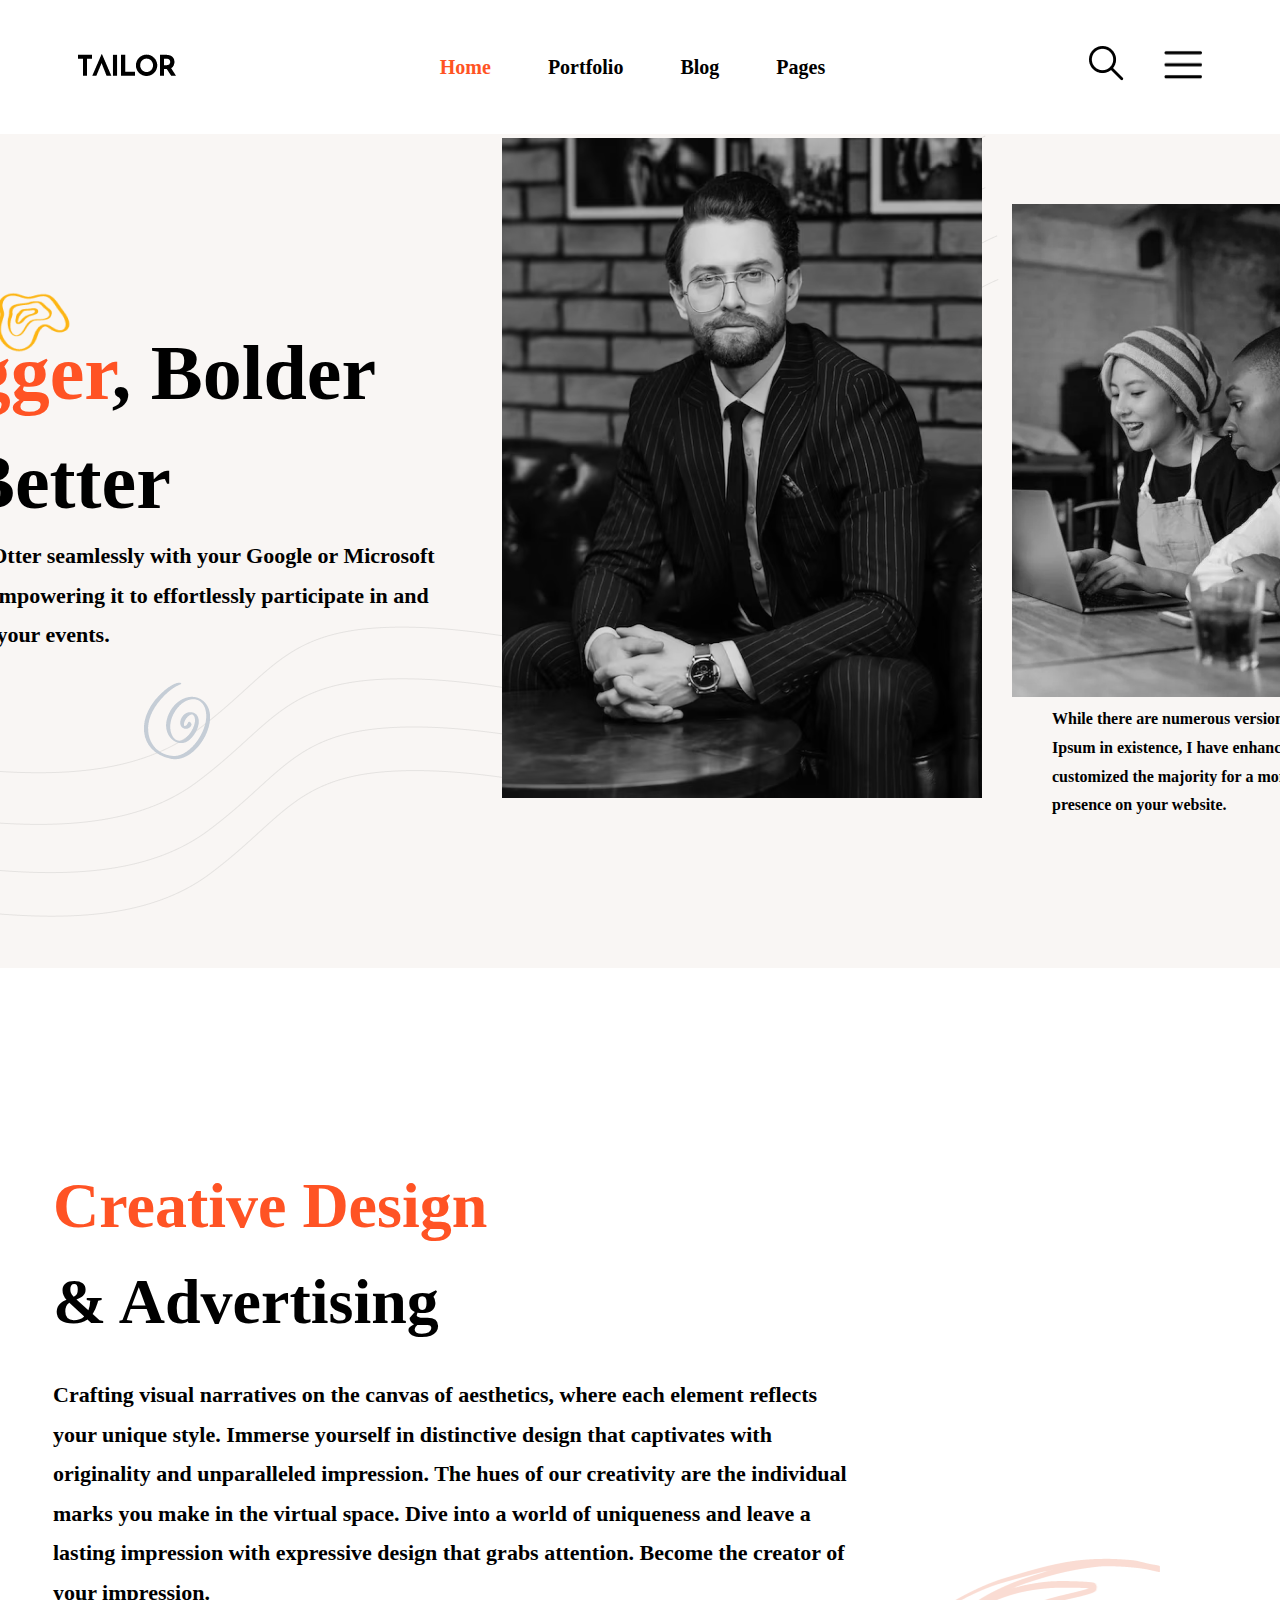
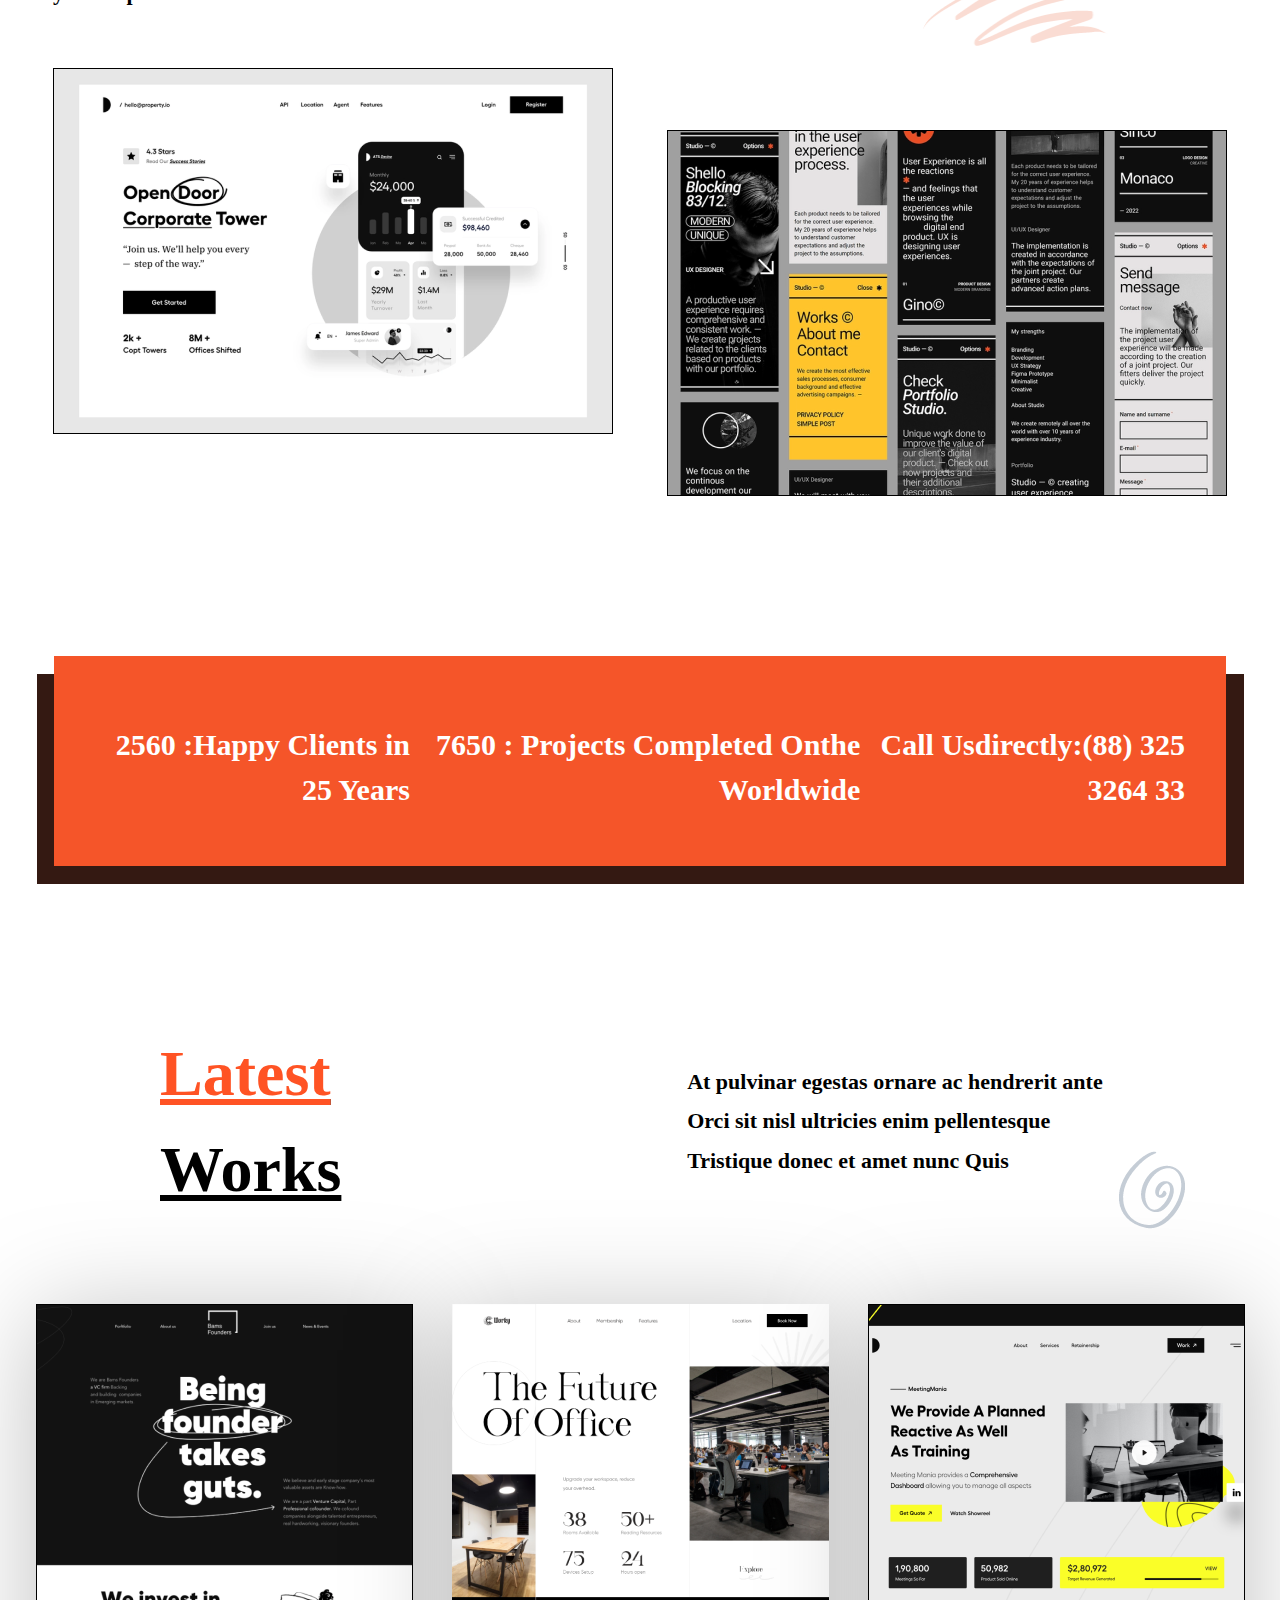
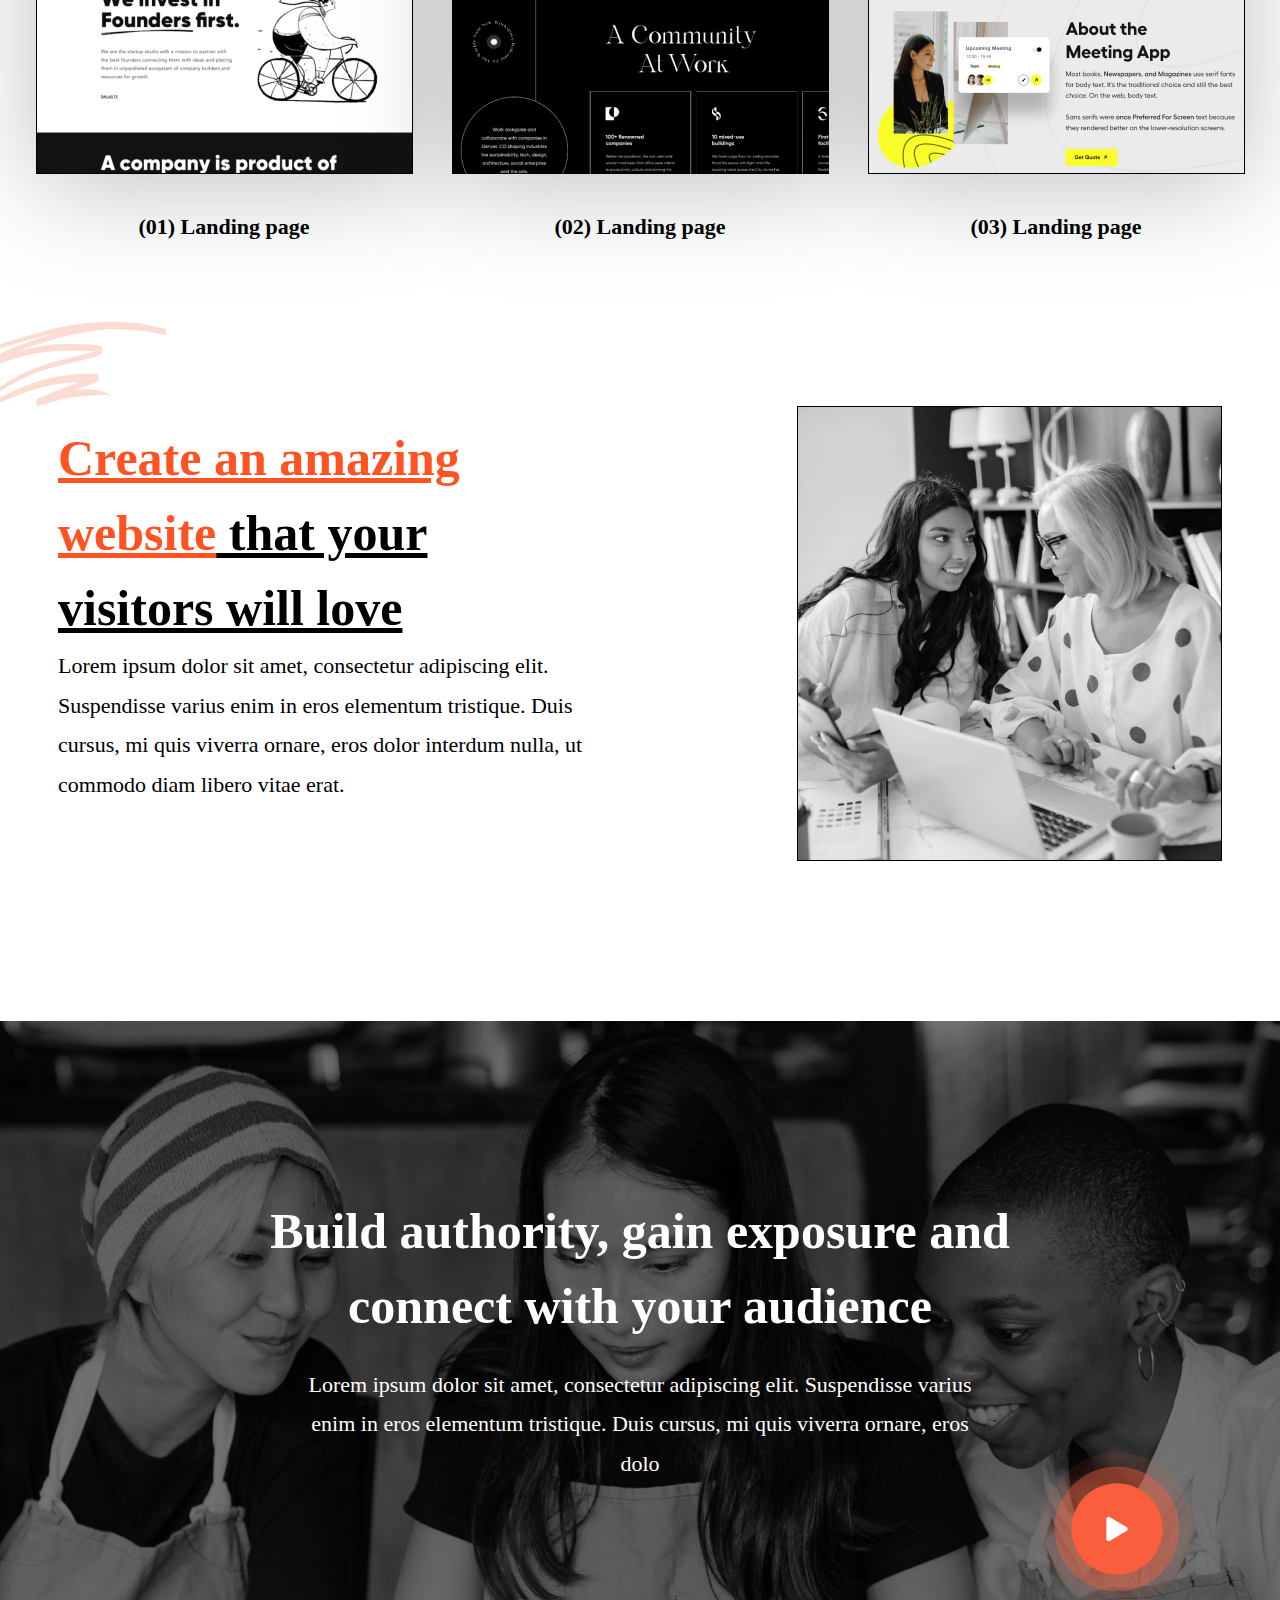
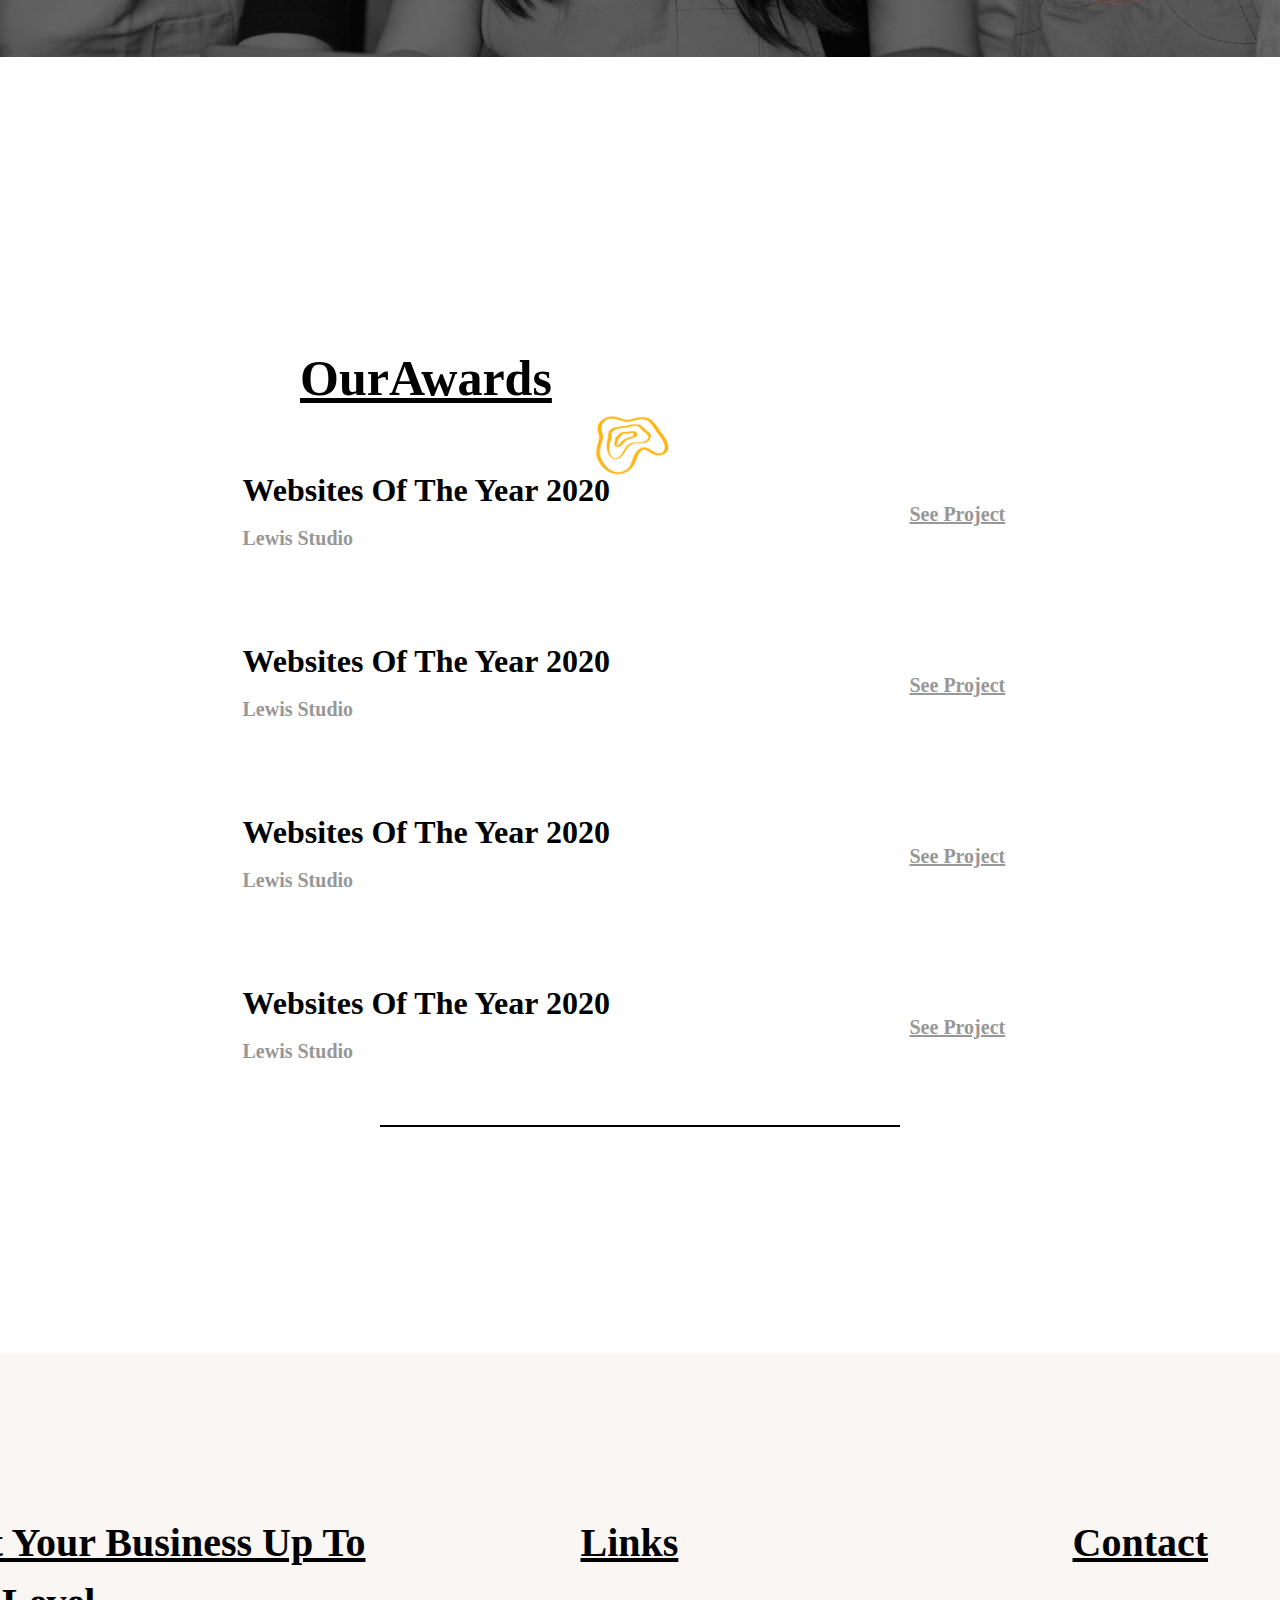
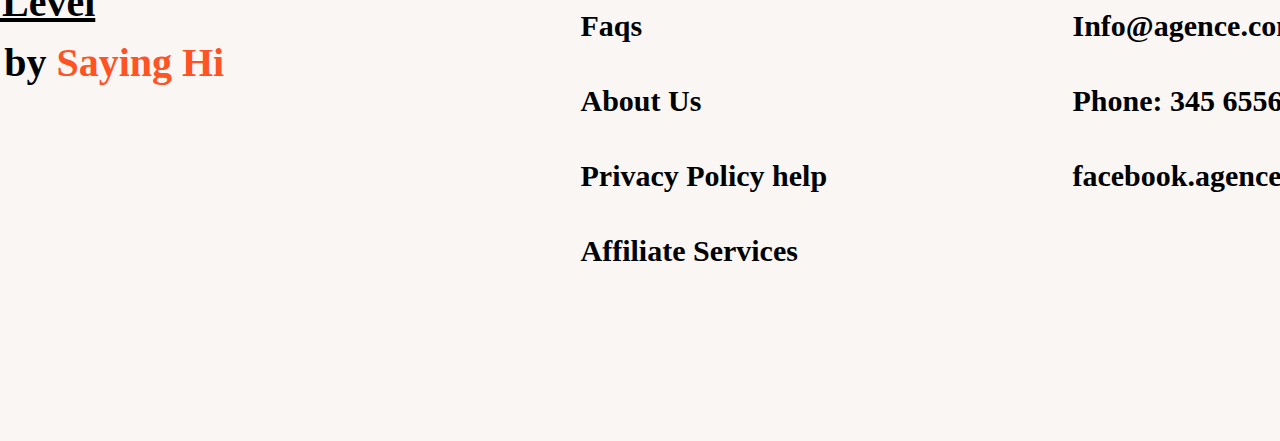
<file: index.html>
<!DOCTYPE html>
<html lang="en">
<head>
    <meta charset="UTF-8">
    <meta name="viewport" content="width=device-width, initial-scale=1.0">
    <title>Tailor</title>
    <link rel="stylesheet" href="css/style.css">
    <link rel="icon" href="img/favicon.png" type="image/x-icon">
    <meta name="description" content="Unique portfolio of a web designer showcasing creative and effective projects. Learn more about my work.">
</head>
<body>
    <div id="myModal" class="modal">
        <div class="modal-content">
          <span class="close" id="closeModalBtn">&times;</span>
          <h2>Modal Form</h2>
          <form id="myForm">
            <div class="form-mod">
                <label for="name">Name:</label>
                <input type="text" id="name" name="name" required>                
            </div>
            <div class="form-mod">
                <label for="email">Email:</label>
                <input type="email" id="email" name="email" required>                
            </div>
            <a href="" class="btn-sub">Submit</a>
          </form>
        </div>
    </div>
    <button id="scrollToTopBtn">Up</button>
    <header>
        <nav>
            <a href="index.html"><img src="img/logo.png" alt="logo" height="22"></a>
            <ul>
                <li class="li-item"><a href="#">Home</a></li>
                <li class="li-item"><a href="portfolio/index.html">Portfolio</a></li>
                <li class="li-item"><a href="blog/index.html">Blog</a></li>
                <li class="li-item"><a href="#" id="openModalBtn">Pages</a></li>
            </ul>
            <div class="nav">
                <a href="#"><img src="img/serc.png" alt="serc" height="35"></a>
                <a href="#"><img src="img/burger.png" alt="burger" height="38"></a>
            </div>
        </nav>
    </header>
    <div class="main">
        <div class="main-wrap">
            <div class="main-block">
                <hr class="hr-main">
                <h1 class="main-title"><span class="orange">Bigger</span>, Bolder <br> &Better</h1>
                <p class="main-text">Integrate Otter seamlessly with your Google or 
                    Microsoft calendar, empowering it to effortlessly participate in 
                    and document your events.</p>
            </div>
            <div class="main-block-img">
                <img src="img/man.png" alt="man">
                <div class="block-img">
                    <img src="img/people.png" alt="people">
                    <p  class="block-text">While there are numerous versions of Lorem Ipsum
                         in existence, I have enhanced and customized the majority for a 
                         more impactful presence on your website.</p>
                </div>
            </div>
        </div>
    </div>
    <div class="advertising">
        <div class="adver-wrap">
            <div class="adver-block">
                <h1 class="adver-title"><span class="orange">Creative Design</span><br> & Advertising</h1>
                <p class="adver-text">Crafting visual narratives on the canvas of 
                    aesthetics, where each element reflects your unique style. 
                    Immerse yourself in distinctive design that captivates with 
                    originality and unparalleled impression. The hues of our creativity
                    are the individual marks you make in the virtual space. Dive into 
                    a world of uniqueness and leave a lasting impression with 
                    expressive design that grabs attention. Become the creator of 
                    your impression.</p>
            </div>
            <div class="adver-block-img">
                <img src="img/lines.png" alt="lines" class="lines">
                <img src="img/post1.png" alt="post" height="366">
                <img src="img/post2.png" alt="post" class="img-down">
            </div>
        </div>
    </div>
    <div class="reviews">
        <div class="reviews-block">
            <p>2560 :Happy Clients in 25 Years</p>
            <p>7650 : Projects Completed Onthe Worldwide </p>
            <p>Call Usdirectly:(88) 325 3264 33</p>
        </div>
        <div class="shadow"></div>
    </div>
    <div class="latest-works">
        <div class="title-block">
            <h1 class="adver-title under"><span class="orange under">Latest</span> Works</h1>
            <p class="adver-text work-text">At pulvinar egestas ornare ac hendrerit ante Orci 
                sit nisl ultricies enim pellentesque Tristique donec et amet nunc Quis
                <img src="img/circle.png" alt="circle"> 
            </p>
        </div>
        <div class="wrap-pages">
            <div class="block-page">
                <img src="img/page1.png" alt="page">
                <p>(01) Landing page</p>
            </div>
            <div class="block-page">
                <img src="img/page2.png" alt="page">
                <p>(02) Landing page</p>
            </div>
            <div class="block-page">
                <img src="img/page3.png" alt="page">
                <p>(03) Landing page</p>
            </div>
        </div>
    </div>
    <div class="our-mission">
        <div class="block-miss">
            <img src="img/lines.png" alt="lines">
            <h1 class="miss-title under"><span class="orange under">Create an amazing website</span> that your visitors will love</h1>
            <p class="miss-text">Lorem ipsum dolor sit amet, consectetur adipiscing elit. 
                Suspendisse varius enim in eros elementum tristique. Duis cursus, mi quis viverra ornare, 
                eros dolor interdum nulla, ut commodo diam libero vitae erat.</p>
        </div>
        <img src="img/people2.png" alt="people">
    </div>
    <div class="our-strategy">
        <img src="img/icon.png" alt="icon">
        <h1>Build authority, gain exposure and connect with your audience</h1>
        <p>Lorem ipsum dolor sit amet, consectetur adipiscing elit. Suspendisse varius enim in eros elementum tristique. 
            Duis cursus, mi quis viverra ornare, eros dolo</p>
    </div>
    <div class="our-awards">
        <h1 class="title-awards under">OurAwards</h1>
        <div class="wrap-award">
            <img src="img/yellow.png" alt="yellow">
            <div class="block-award">
                <div class="award">
                    <h3>Websites Of The Year 2020</h3>
                    <p>Lewis Studio</p>
                </div>
                <a href="#">See Project</a>
            </div>
            <div class="block-award">
                <div class="award">
                    <h3>Websites Of The Year 2020</h3>
                    <p>Lewis Studio</p>
                </div>
                <a href="#">See Project</a>
            </div>
            <div class="block-award">
                <div class="award">
                    <h3>Websites Of The Year 2020</h3>
                    <p>Lewis Studio</p>
                </div>
                <a href="#">See Project</a>
            </div>
            <div class="block-award">
                <div class="award">
                    <h3>Websites Of The Year 2020</h3>
                    <p>Lewis Studio</p>
                </div>
                <a href="#">See Project</a>
            </div>
        </div>
        <hr>
    </div>
	<footer>
		<div class="footer">
			<div class="footer-block">
                <h3 class="footer-title">Boost Your Business Up To High Level</h3>
                <p class="footer-text">Start by <span class="orange">Saying Hi</span></p>
			</div>
            <div class="service-footer">
				<h3 class="title-footer under">Links</h3>
                <p><a href="#" class="footer-list">Faqs</a></p>
                <p><a href="#" class="footer-list">About Us</a></p>
				<p><a href="#" class="footer-list">Privacy Policy help</a></p>
				<p><a href="#" class="footer-list">Affiliate Services</a></p>
			</div>
            <div class="service-footer">
				<h3 class="title-footer under">Contact</h3>
                <p><a href="#" class="footer-list">Info@agence.com</a></p>
                <p><a href="#" class="footer-list">Phone: 345 655685</a></p>
				<p><a href="#" class="footer-list">facebook.agence</a></p>
			</div>
        </div>
	</footer>
    <script src="script/script.js"></script>
</body>
</html>
</file>
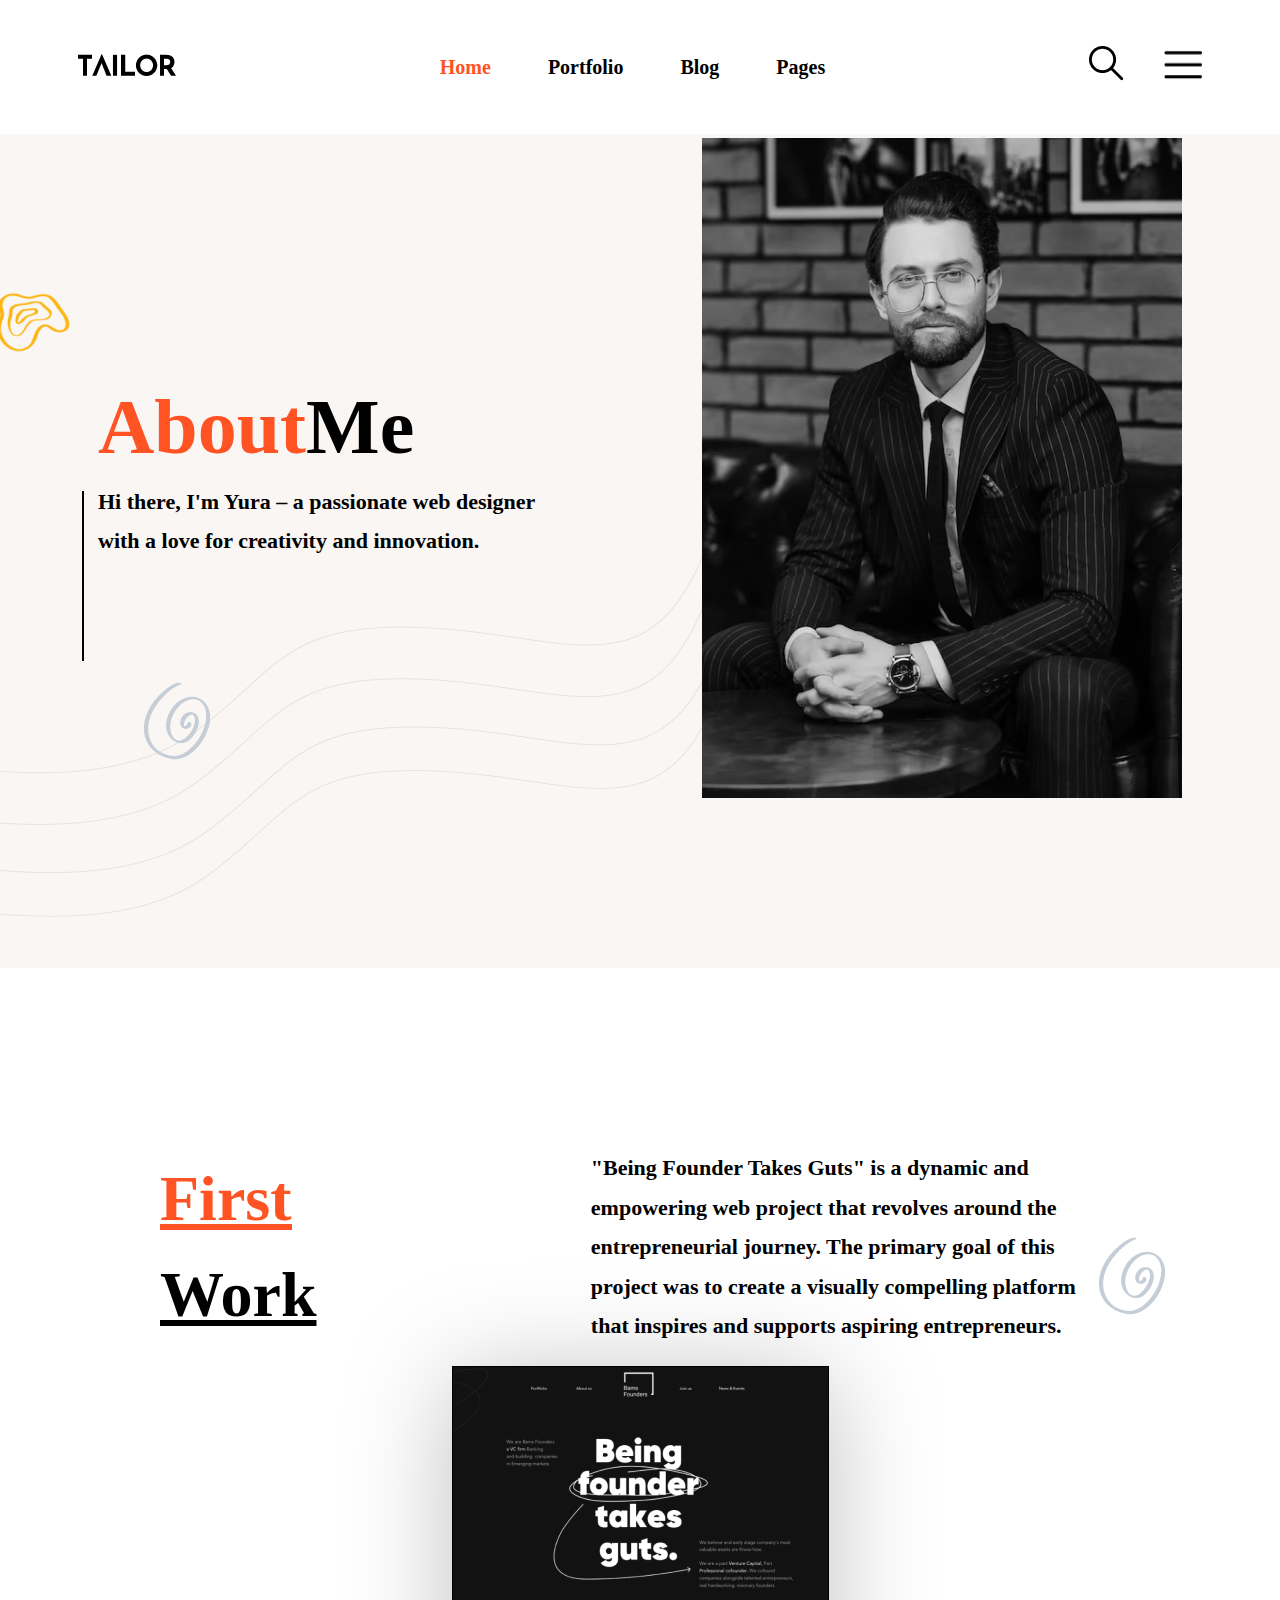
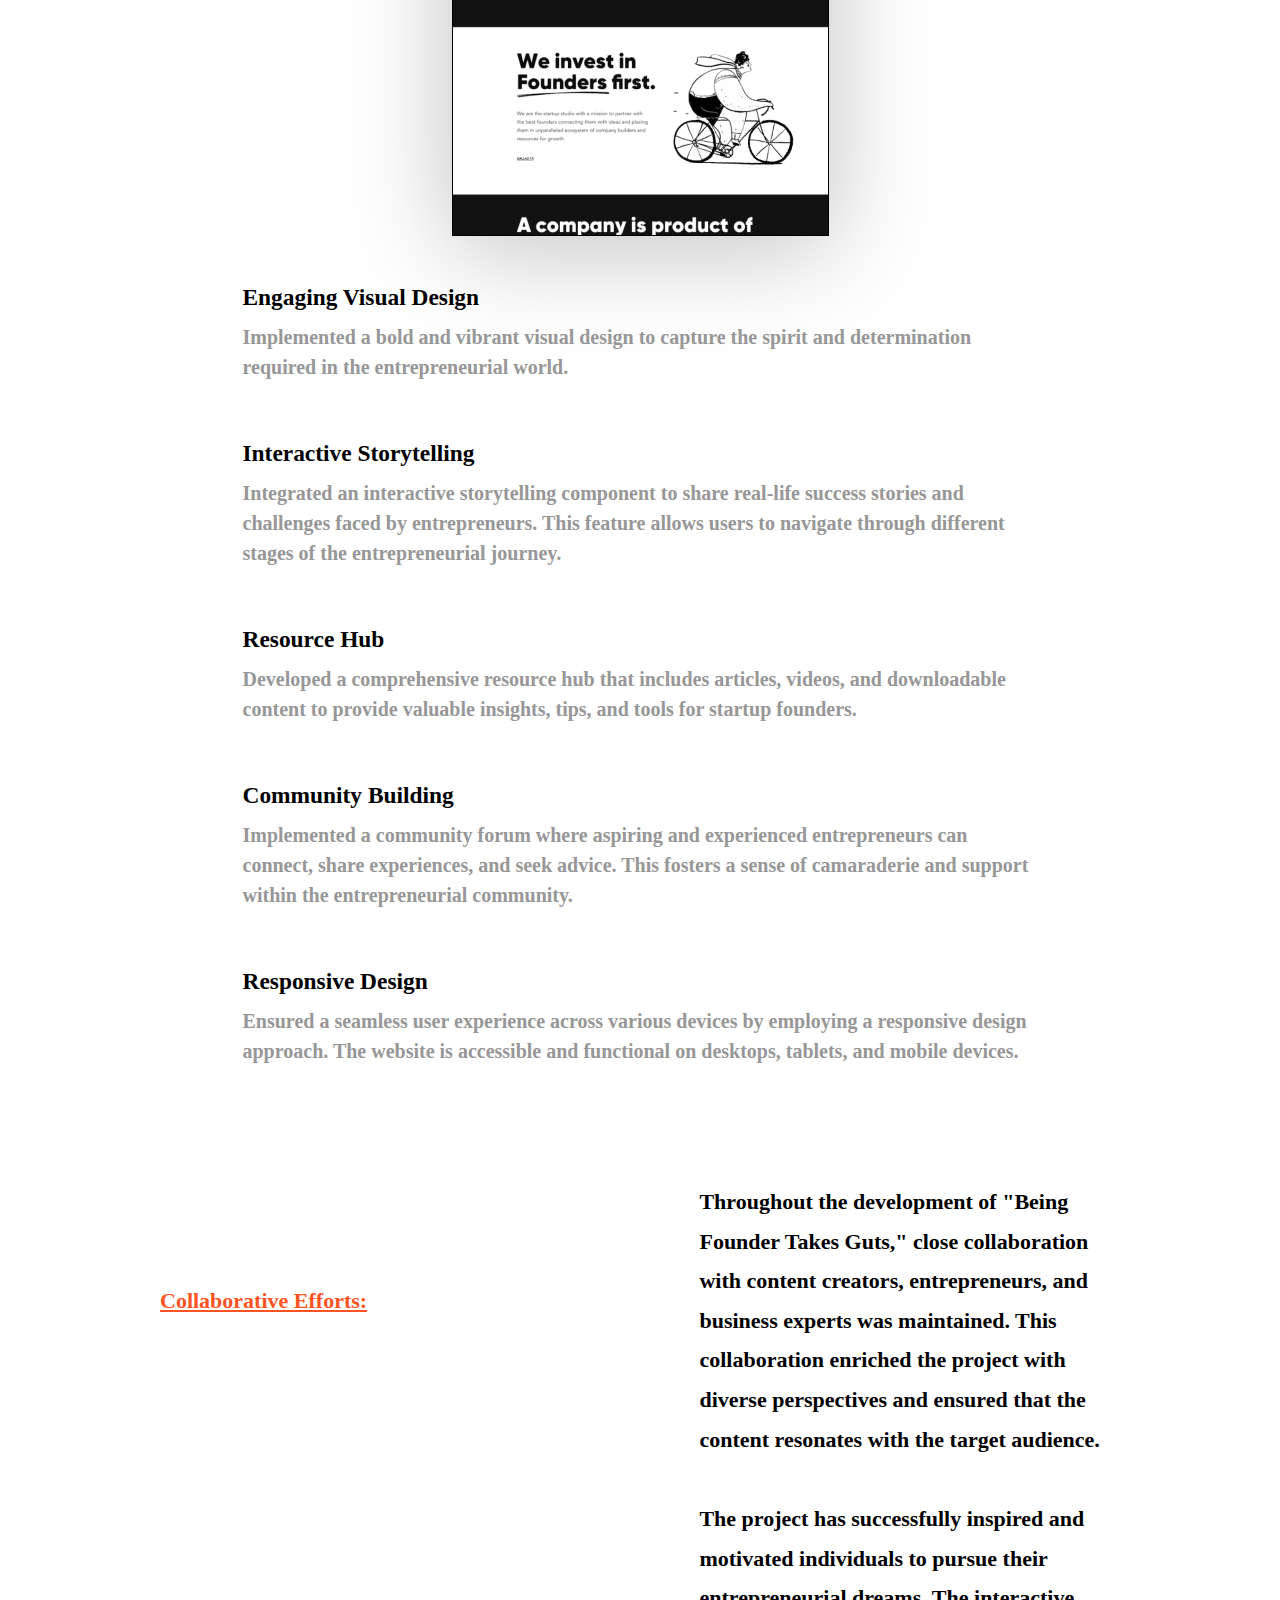
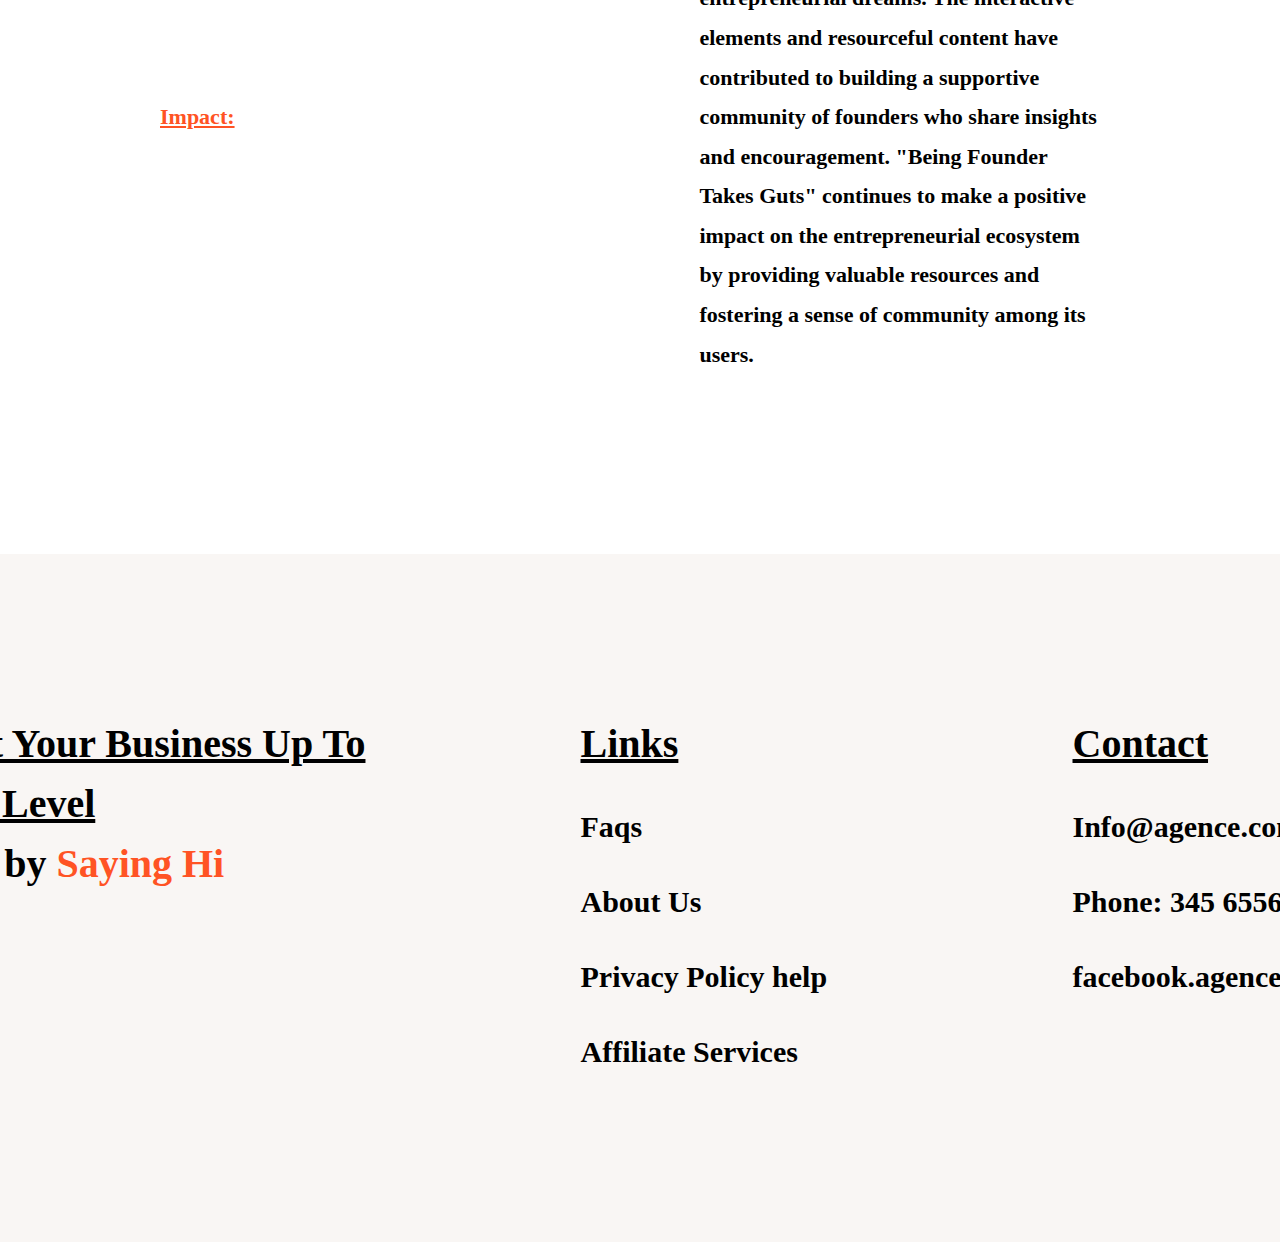
<file: blog/index.html>
<!DOCTYPE html>
<html lang="en">
<head>
    <meta charset="UTF-8">
    <meta name="viewport" content="width=device-width, initial-scale=1.0">
    <title>Tailor</title>
    <link rel="stylesheet" href="../css/style.css">
    <link rel="icon" href="../img/favicon.png" type="image/x-icon">
</head>
<body>
    <div id="myModal" class="modal">
        <div class="modal-content">
          <span class="close" id="closeModalBtn">&times;</span>
          <h2>Modal Form</h2>
          <form id="myForm">
            <div class="form-mod">
                <label for="name">Name:</label>
                <input type="text" id="name" name="name" required>                
            </div>
            <div class="form-mod">
                <label for="email">Email:</label>
                <input type="email" id="email" name="email" required>                
            </div>
            <a href="" class="btn-sub">Submit</a>
          </form>
        </div>
    </div>
    <button id="scrollToTopBtn">Up</button>
    <header>
        <nav>
            <a href="../index.html"><img src="../img/logo.png" alt="logo" height="22"></a>
            <ul>
                <li class="li-item"><a href="../index.html">Home</a></li>
                <li class="li-item"><a href="../portfolio/index.html">Portfolio</a></li>
                <li class="li-item"><a href="#">Blog</a></li>
                <li class="li-item"><a href="#" id="openModalBtn">Pages</a></li>
            </ul>
            <div class="nav">
                <a href="#"><img src="../img/serc.png" alt="serc" height="35"></a>
                <a href="#"><img src="../img/burger.png" alt="burger" height="38"></a>
            </div>
        </nav>
    </header>
    <div class="main">
        <div class="main-wrap">
            <div class="main-block">
                <hr class="hr-main">
                <h1 class="main-title"><span class="orange">About</span>Me</h1>
                <p class="main-text">
                    Hi there, I'm Yura – a passionate web designer <br>with a love for creativity and innovation.</p>
            </div>
            <img src="../img/man.png" alt="man">
        </div>
    </div>
    <div class="latest-works">
        <div class="title-block">
            <h1 class="adver-title under"><span class="orange under">First </span>Work</h1>
            <p class="fw-text">"Being Founder Takes Guts" is a dynamic and 
                empowering web project that revolves around the entrepreneurial journey. 
                The primary goal of this project was to create a visually compelling 
                platform that inspires and supports aspiring entrepreneurs.
                <img src="../img/circle.png" alt="circle"> 
            </p>
        </div>
        <div class="block-page">
            <img src="../img/page1.png" alt="page">
        </div>
        <div class="wrap-key">
            <div class="block-award">
                <div class="awards">
                    <h3>Engaging Visual Design</h3>
                    <p>Implemented a bold and vibrant visual design to capture the spirit and 
                        determination required in the entrepreneurial world.</p>
                </div>
            </div>
            <div class="block-award">
                <div class="awards">
                    <h3>Interactive Storytelling</h3>
                    <p>Integrated an interactive storytelling component to share real-life success
                        stories and challenges faced by entrepreneurs. This feature allows users
                        to navigate through different stages of the entrepreneurial journey.</p>
                </div>
            </div>
            <div class="block-award">
                <div class="awards">
                    <h3>Resource Hub</h3>
                    <p>Developed a comprehensive resource hub that includes articles, videos, and
                        downloadable content to provide valuable insights, tips, and tools for 
                        startup founders.</p>
                </div>
            </div>
            <div class="block-award">
                <div class="awards">
                    <h3>Community Building</h3>
                    <p>Implemented a community forum where aspiring and experienced entrepreneurs
                        can connect, share experiences, and seek advice. This fosters a sense of
                        camaraderie and support within the entrepreneurial community.</p>
                </div>
            </div>
            <div class="block-award">
                <div class="awards">
                    <h3>Responsive Design</h3>
                    <p>Ensured a seamless user experience across various devices by employing a 
                        responsive design approach. The website is accessible and functional on 
                        desktops, tablets, and mobile devices.</p>
                </div>
            </div>
        </div>
        <div class="title-block">
            <p class="main-text orange under">Collaborative Efforts:</p>
            <p class="fw-text">Throughout the development of "Being Founder Takes Guts," 
                close collaboration with content creators, entrepreneurs, and business 
                experts was maintained. This collaboration enriched the project with 
                diverse perspectives and ensured that the content resonates with the 
                target audience.
            </p>
        </div>
        <div class="title-block">
            <p class="main-text orange under">Impact:</p>
            <p class="fw-text">The project has successfully inspired and motivated 
                individuals to pursue their entrepreneurial dreams. The interactive 
                elements and resourceful content have contributed to building a 
                supportive community of founders who share insights and encouragement. 
                "Being Founder Takes Guts" continues to make a positive impact on the 
                entrepreneurial ecosystem by providing valuable resources and fostering 
                a sense of community among its users.
            </p>
        </div>
    </div>
    <footer>
		<div class="footer">
			<div class="footer-block">
                <h3 class="footer-title">Boost Your Business Up To High Level</h3>
                <p class="footer-text">Start by <span class="orange">Saying Hi</span></p>
			</div>
            <div class="service-footer">
				<h3 class="title-footer under">Links</h3>
                <p><a href="#" class="footer-list">Faqs</a></p>
                <p><a href="#" class="footer-list">About Us</a></p>
				<p><a href="#" class="footer-list">Privacy Policy help</a></p>
				<p><a href="#" class="footer-list">Affiliate Services</a></p>
			</div>
            <div class="service-footer">
				<h3 class="title-footer under">Contact</h3>
                <p><a href="#" class="footer-list">Info@agence.com</a></p>
                <p><a href="#" class="footer-list">Phone: 345 655685</a></p>
				<p><a href="#" class="footer-list">facebook.agence</a></p>
			</div>
        </div>
	</footer>
    <script src="../script/script.js"></script>
</body>
</html>
</file>
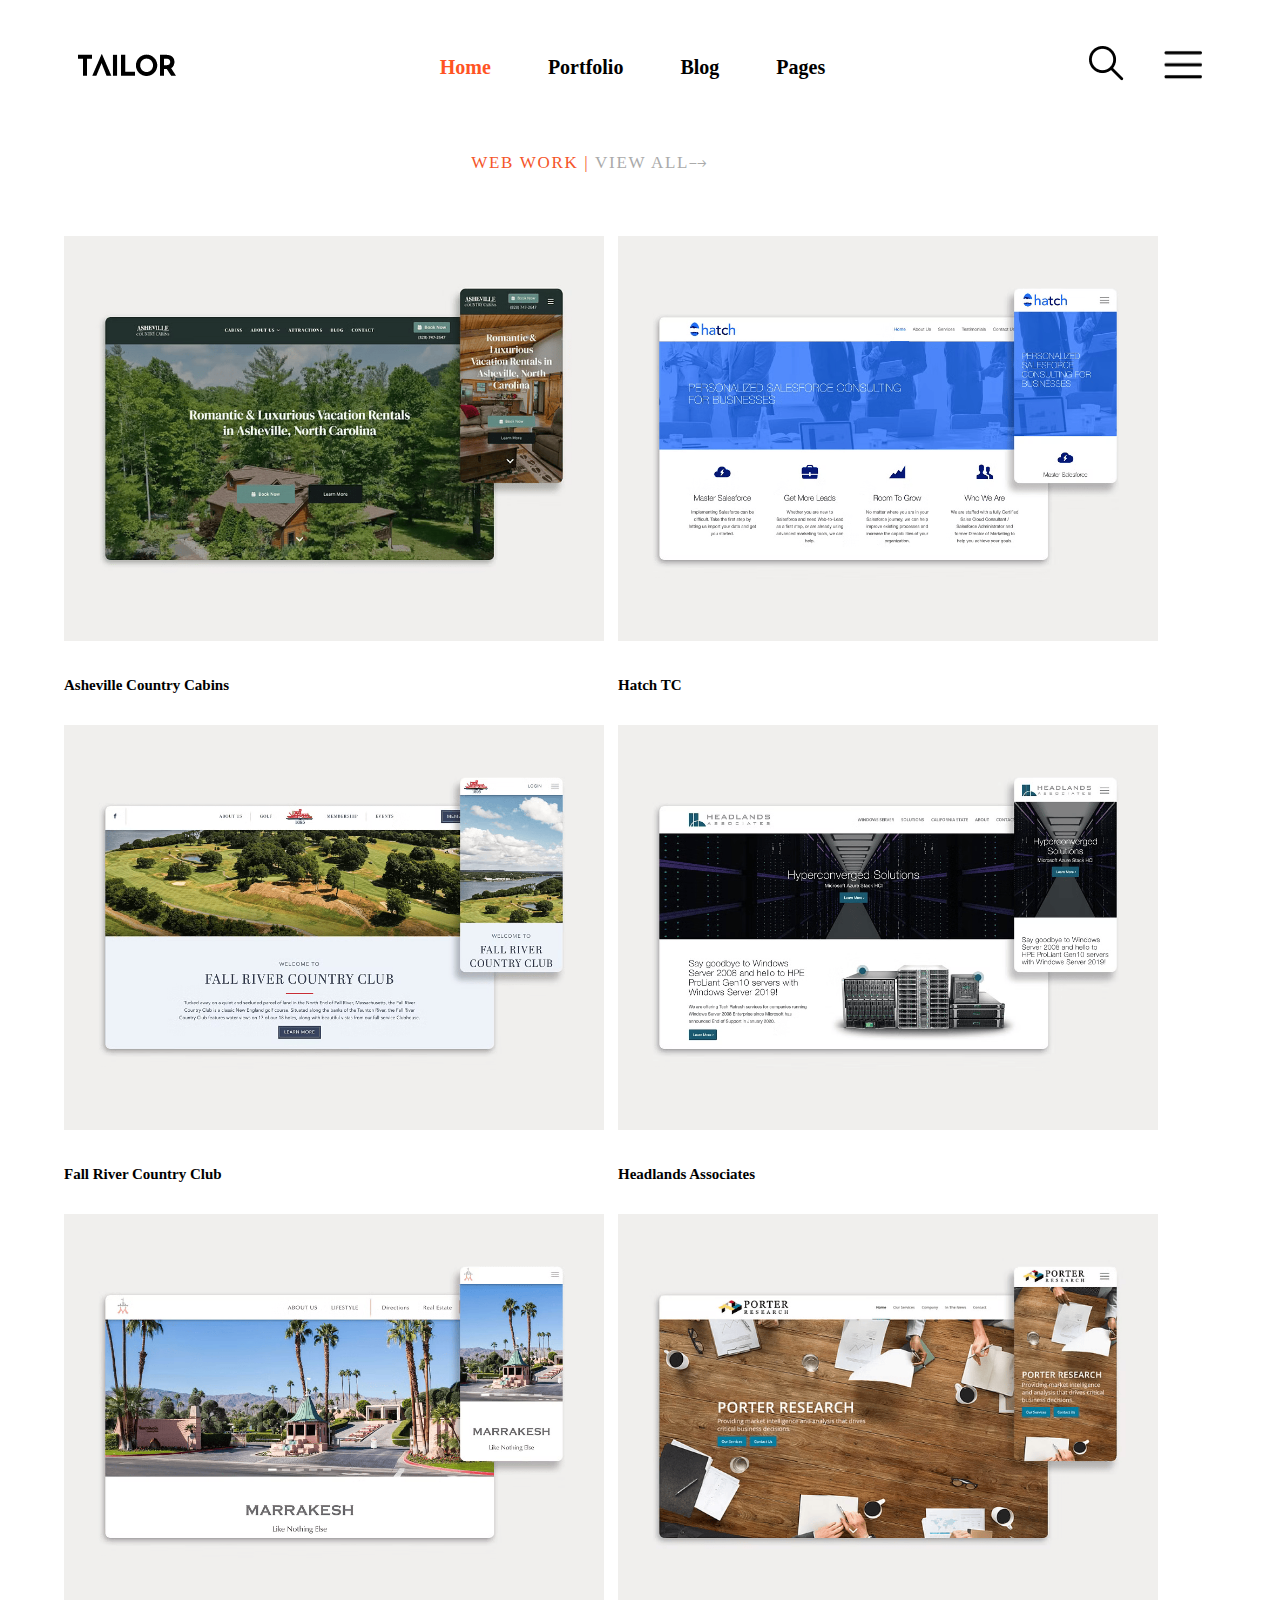
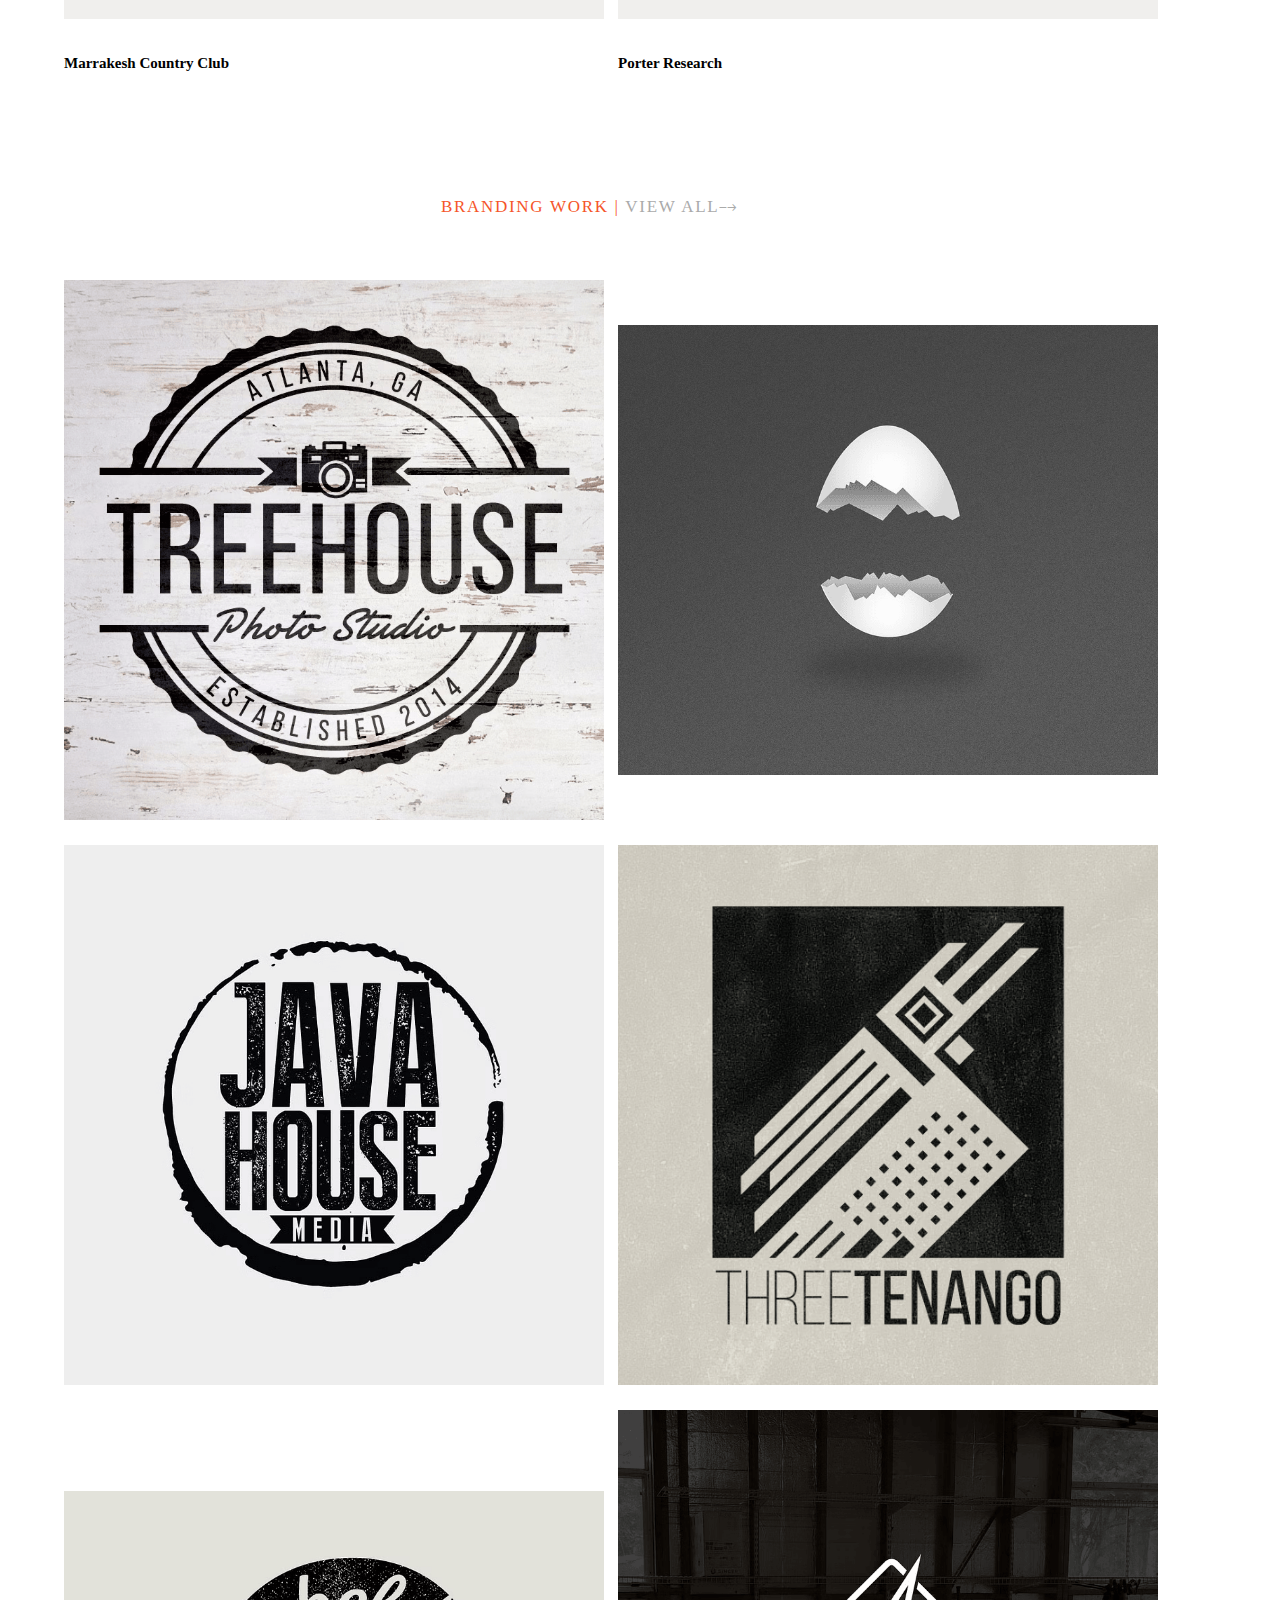
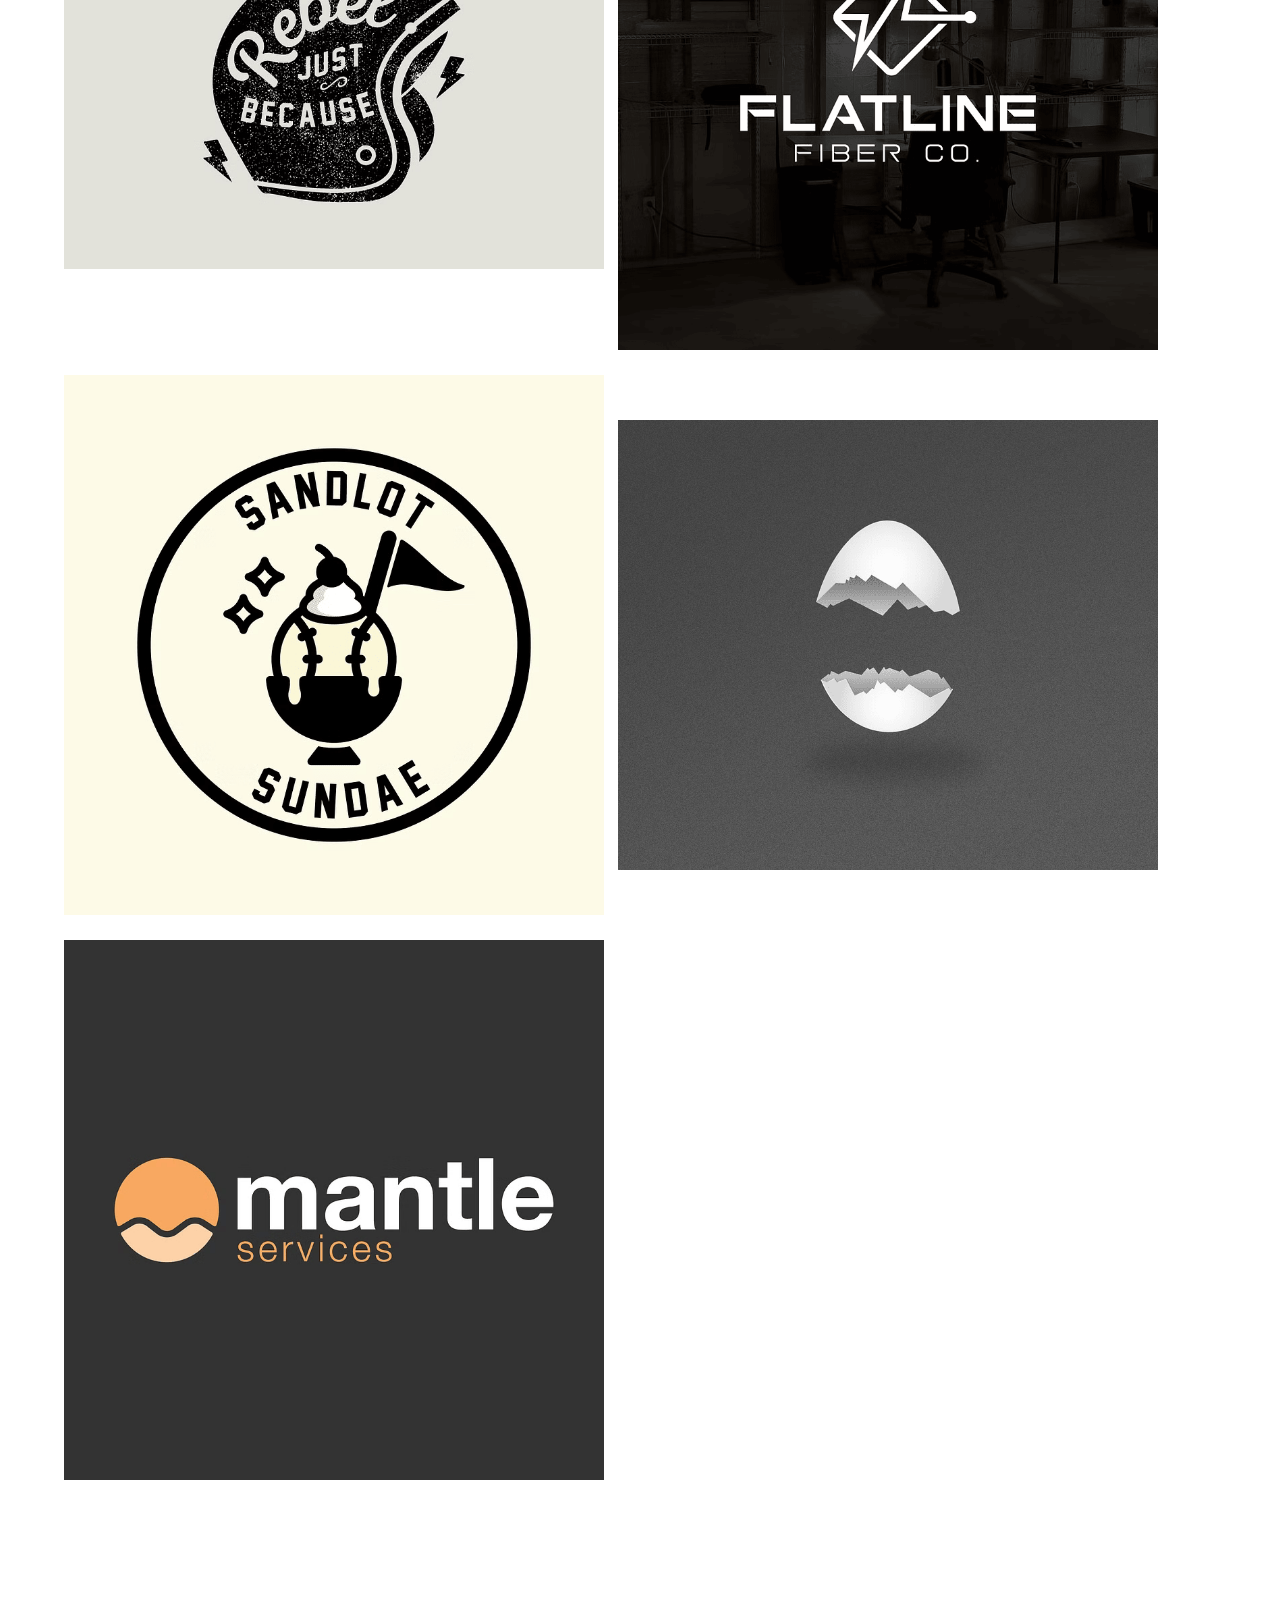
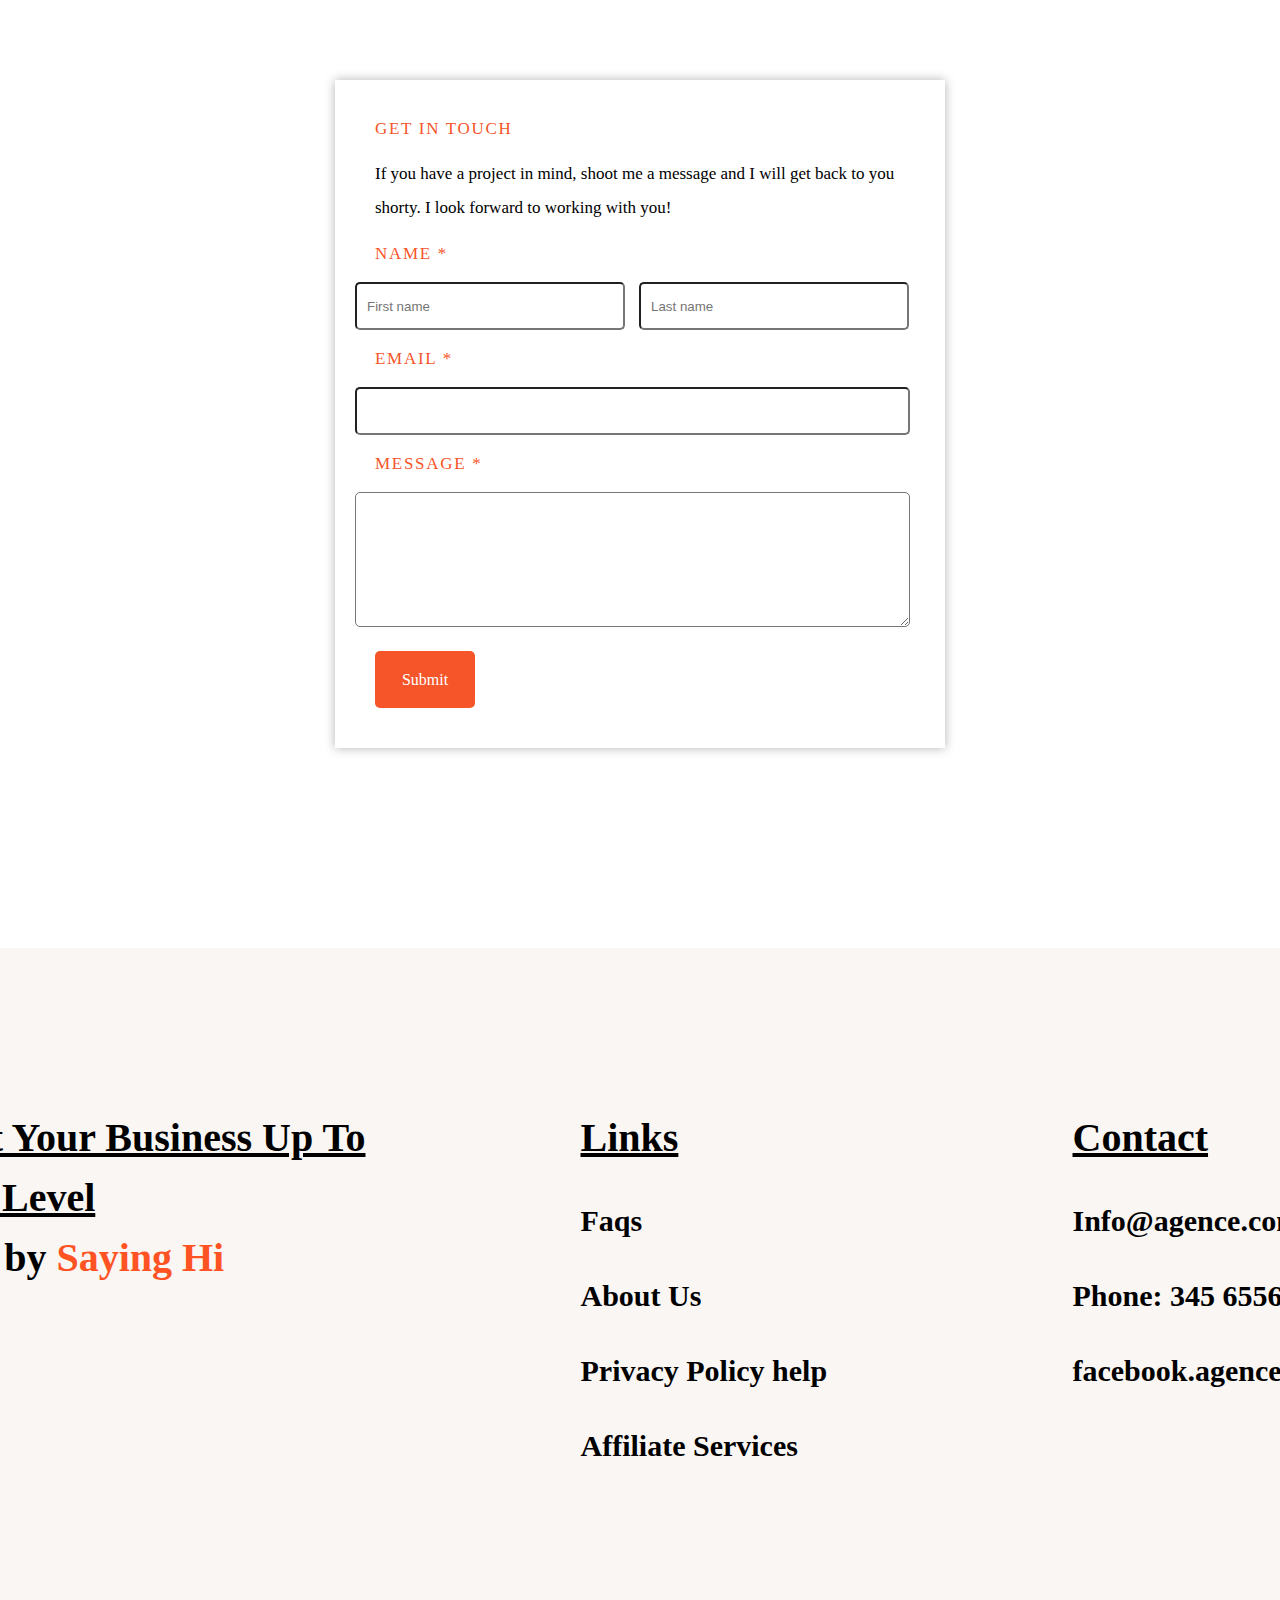
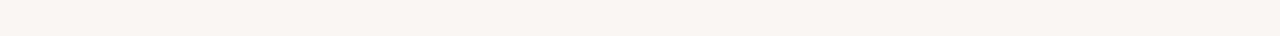
<file: portfolio/index.html>
<!DOCTYPE html>
<html lang="en">
<head>
    <meta charset="UTF-8">
    <meta name="viewport" content="width=device-width, initial-scale=1.0">
    <title>Tailor</title>
    <link rel="stylesheet" href="../css/style.css">
    <link rel="icon" href="../img/favicon.png" type="image/x-icon">
</head>
<body>
    <div id="myModal" class="modal">
        <div class="modal-content">
          <span class="close" id="closeModalBtn">&times;</span>
          <h2>Modal Form</h2>
          <form id="myForm">
            <div class="form-mod">
                <label for="name">Name:</label>
                <input type="text" id="name" name="name" required>                
            </div>
            <div class="form-mod">
                <label for="email">Email:</label>
                <input type="email" id="email" name="email" required>                
            </div>
            <a href="" class="btn-sub">Submit</a>
          </form>
        </div>
    </div>
    <button id="scrollToTopBtn">Up</button>
    <header>
        <nav>
            <a href="../index.html"><img src="../img/logo.png" alt="logo" height="22"></a>
            <ul>
                <li class="li-item"><a href="../index.html">Home</a></li>
                <li class="li-item"><a href="#">Portfolio</a></li>
                <li class="li-item"><a href="../index.html">Blog</a></li>
                <li class="li-item"><a href="#" id="openModalBtn">Pages</a></li>
            </ul>
            <div class="nav">
                <a href=""><img src="../img/serc.png" alt="serc" height="35"></a>
                <a href=""><img src="../img/burger.png" alt="burger" height="38"></a>
            </div>
        </nav>
    </header>
    <section class="section-works">
        <h4 class="hd-section">Web Work &#124; <a href="" class="grey">View All&#10509;</a></h4>
        <div class="cart-block">
            <div class="cart-maket">
                <a href=""><img src="../img/maket1.png" alt="maket" class="cart"></a>
                <div class="title-cart">
                    <span>Asheville Country Cabins</span>
                </div>
            </div>
            <div class="cart-maket">
                <a href=""><img src="../img/maket2.png" alt="maket" class="cart"></a>
                <div class="title-cart">
                    <span>Hatch TC</span>
                </div>
            </div>
            <div class="cart-maket">
                <a href=""><img src="../img/maket3.png" alt="maket" class="cart"></a>
                <div class="title-cart">
                    <span>Fall River Country Club</span>
                </div>
            </div>
            <div class="cart-maket">
                <a href=""><img src="../img/maket4.png" alt="maket" class="cart"></a>
                <div class="title-cart">
                    <span>Headlands Associates</span>
                </div>
            </div>
            <div class="cart-maket">
                <a href=""><img src="../img/maket5.png" alt="maket" class="cart"></a>
                <div class="title-cart">
                    <span>Marrakesh Country Club</span>
                </div>
            </div>
            <div class="cart-maket">
                <a href=""><img src="../img/maket6.png" alt="maket" class="cart"></a>
                <div class="title-cart">
                    <span>Porter Research</span>
                </div>
            </div>
        </div>
        <h4 class="hd-section">Branding Work &#124; <a href="" class="grey">View All&#10509;</a></h4>
        <div class="logo-block">
            <div class="logo-work">
                <img src="../img/logo1.png" alt="logo">
            </div>
            <div class="logo-work">
                <img src="../img/logo2.png" alt="logo">
            </div>
            <div class="logo-work">
                <img src="../img/logo4.png" alt="logo">
            </div>
            <div class="logo-work">
                <img src="../img/logo5.png" alt="logo">
            </div>
            <div class="logo-work">
                <img src="../img/logo3.png" alt="logo">
            </div>
            <div class="logo-work">
                <img src="../img/logo6.png" alt="logo">
            </div>
            <div class="logo-work">
                <img src="../img/logo7.png" alt="logo">
            </div>
            <div class="logo-work">
                <img src="../img/logo2.png" alt="logo">
            </div>
            <div class="logo-work">
                <img src="../img/logo8.png" alt="logo">
            </div>
        </div>
    </section>
    <section class="sec-form">
        <div class="form">
            <h4 class="hd-section">Get In Touch</h4>
            <p class="title-form">
                If you have a project in mind, shoot me a message and I will get back to you shorty.
                I look forward to working with you!
            </p>
            <h3 class="hd-section">Name *</h3>
            <div>
                <input type="text" placeholder="First name" class="name">  
                <input type="text" placeholder="Last name" class="name">              
            </div>
            <h3 class="hd-section">Email *</h3>
            <input type="email" class="email">  
            <h3 class="hd-section">Message *</h3>
            <textarea class="mess"></textarea>
            <a href="#" class="btn-sub">Submit</a>            
        </div>
    </section>
    <footer>
		<div class="footer">
			<div class="footer-block">
                <h3 class="footer-title">Boost Your Business Up To High Level</h3>
                <p class="footer-text">Start by <span class="orange">Saying Hi</span></p>
			</div>
            <div class="service-footer">
				<h3 class="title-footer under">Links</h3>
                <p><a href="#" class="footer-list">Faqs</a></p>
                <p><a href="#" class="footer-list">About Us</a></p>
				<p><a href="#" class="footer-list">Privacy Policy help</a></p>
				<p><a href="#" class="footer-list">Affiliate Services</a></p>
			</div>
            <div class="service-footer">
				<h3 class="title-footer under">Contact</h3>
                <p><a href="#" class="footer-list">Info@agence.com</a></p>
                <p><a href="#" class="footer-list">Phone: 345 655685</a></p>
				<p><a href="#" class="footer-list">facebook.agence</a></p>
			</div>
        </div>
	</footer>
    <script src="../script/script.js"></script>
</body>
</html>
</file>
<file: css/style.css>
* {
    padding: 0;
    margin: 0;
    box-sizing: border-box;
}

body {
    font-family: 'Montserrat';
    font-style: normal;
}

.under {
    text-decoration: underline;
}

/* Header */

nav {
    display: flex;
    justify-content: center; 
    align-items: center;
    height: 134px;
}

ul {
    display: flex;
    margin: 0 264px;
}

.li-item {
    list-style: none;
    margin-right: 57px;
    font-weight: 600;
    font-size: 20px;
    line-height: 100%;
}

.li-item a {
    text-decoration: none;
    color: currentColor;
}

.li-item:last-child {
    margin-right: 0;
}

.li-item:first-child {
    color: #FF5324;
}

.nav {
    display: flex;
    gap: 40px;
}

/* main */

.main {
    height: 834px;
    display: flex;
    align-items: flex-start;
    justify-content: center;
    gap: 20px;
    background-image: url(../img/bg-main.png);
    background-repeat: no-repeat;
    background-size: cover;
}

.main-wrap {
    display: flex;
    align-items: center;
}

.main-title, .adver-title {
    font-weight: 700;
    font-size: 78px;
    line-height: 140%;
}

.orange {
    color: #FF5324 !important;
}

.main-block {
    display: flex;
    flex-direction: column;
}

.main-block-img {
    display: flex;
    gap: 30px;
}

.main-text {
    width: 604px;
    height: 80px;
    font-weight: 600;
    font-size: 22px;
    line-height: 180%;
    color: #000000;
}

.block-img {
    margin-top: 70px;
}

.hr-main {
    position: relative;
    top: 205px;
    right: 100px;
    width: 170px;
    height: 0;
    border: 1px solid #000000;
    transform: rotate(90deg);
}

.block-text {
    margin-left: 40px;
    width: 330px;
    height: 87px;
    font-weight: 600;
    font-size: 16px;
    line-height: 180%;
    color: #000000;
}

/* Advertising */

.advertising {
    display: flex;
    align-items: center;
    justify-content: center;
    padding: 190px 0 160px 0;
}

.adver-wrap {
    display: flex;
    flex-direction: column;
    gap: 55px;
}

.lines {
    position: absolute;
    bottom: 450px;
    left: 870px;
    width: 237.34px;
    height: 88px;
}

.adver-block {
    display: flex;
    flex-direction: column;
    gap: 25px;
}

.adver-title {
    font-size: 64px;
    line-height: 150.5%;
}

.adver-text {
    width: 808px;
    font-weight: 600;
    font-size: 22px;
    line-height: 180%;
    color: #000000;
}

.adver-block-img {
    position: relative;
    display: flex;
    gap: 52px;
}

.img-down {
    margin-top: 62px;
}

/* Reviews */

.reviews {
    display: flex;
    justify-content: center;
    position: relative;
}

.reviews-block {
    position: relative;
    z-index: 1;
    display: flex;
    align-items: flex-start;
    padding: 66px 41px;
    gap: 10px;
    width: 1172px;
    height: 210px;
    background: #F55529;
}

.reviews-block p {
    height: 90px;
    font-weight: 600;
    font-size: 30px;
    line-height: 150.5%;
    display: flex;
    align-items: center;
    text-align: right;
    color: #FFFFFF;
}

.shadow {
    position: absolute;
    z-index: 0;
    top: 18px;
    width: 1207px;
    height: 210px;
    background: #341912;
}

/* Latest Works */

.latest-works {
    padding: 160px;
}

.title-block {
    display: flex;
    justify-content: center;
    align-items: center;
    gap: 220px;
}

.title-block img {
    position: absolute;
    right: -80px;
    top: 80px;
}

.work-text {
    position: relative;
    width: 517px;
    height: 120px;
    font-weight: 600;
    font-size: 22px;
    line-height: 180%;
    color: #000000;
}

.wrap-pages {
    display: flex;
    justify-content: center;
    gap: 39px;
    margin-top: 86px;
}

.block-page {
    display: flex;
    flex-direction: column;
    align-items: center;
    gap: 33px;
}

.block-page img {
    filter: drop-shadow(0px 11px 52px rgba(0, 0, 0, 0.25));
}

.block-page p{
    font-weight: 600;
    font-size: 22px;
    line-height: 180%;
    color: #000000;
}

/* Our Mission */

.our-mission {
    display: flex;
    justify-content: center;
    align-items: center;
    gap: 168px;
}

.miss-title {
    width: 492px;
    height: 225px;
    font-weight: 700;
    font-size: 50px;
    line-height: 150.5%;
}

.miss-text {
    width: 571px;
    height: 200px;
    font-weight: 500;
    font-size: 22px;
    line-height: 180%;
}

.block-miss {
    position: relative;
}

.block-miss img {
    position: absolute;
    left: -130px;
    top: -100px;
}

/* Our Strategy */

.our-strategy {
    margin: 160px 0 160px;
    background-image: url(../img/video.png);
    background-size: cover;
    background-position: center;
    height: 636px;
    display: flex;
    align-items: center;
    justify-content: center;
    flex-direction: column;
    gap: 21px;
    position: relative;
    text-align: center;
    color: #FFFFFF;
}

.our-strategy h1 {
    width: 869px;
    height: 150px;
    font-weight: 700;
    font-size: 50px;
    line-height: 150.5%;
}

.our-strategy p {
    width: 670px;
    height: 120px;
    font-weight: 500;
    font-size: 22px;
    line-height: 180%;
}

.our-strategy img {
    position: absolute;
    right: 87px;
    bottom: 52px;
}

/* Our Awards */

.our-awards {
    display: flex;
    flex-direction: column;
    justify-content: center;
    gap: 52px;
    padding: 124px 0 226px;
}

.our-awards hr{
    margin: 0 380px;
    border: 1px solid #000000;
}

.title-awards {
    width: 292px;
    height: 75px;
    font-weight: 700;
    font-size: 50px;
    line-height: 150.5%;
    color: #000000;
    margin-left: 300px;
}

.wrap-award {
    display: flex;
    flex-direction: column;
    gap: 79px;
    align-items: center;
    position: relative;
}

.wrap-award img{
    position: absolute;
    right: 600px;
    top: -70px;
}

.block-award {
    display: flex;
    flex-direction: row;
    align-items: center;
    gap: 220px;
    height: 92px;
    width: 795px;
    font-weight: 700;
    line-height: 150.5%;
    font-size: 20px;
}

.block-award a{
    width: 120px;
    height: 30px;
    color: #979797;
}

.award h3 {
    width: 447px;
    height: 48px;
    font-size: 32px;
}

.award p {
    width: 134px;
    height: 30px;
    color: #979797;
}

/* footer */

footer {
    height: 688px;
    background: #F9F6F4;
    display: flex;
    align-items: center;
    justify-content: center;
}

.footer {
    display: flex;
    gap: 192px;
}

.title-footer {
    width: 116px;
    height: 60px;
    font-weight: 700;
    font-size: 40px;
    line-height: 150.5%;
}

.service-footer {
    display: flex;
    flex-direction: column;
    gap: 30px;
    width: 300px;
    height: 368px;
}

.footer-list {
    text-decoration: none;
    font-weight: 700;
    font-size: 30px;
    line-height: 150.5%;
    color: #000000;
}

.footer-title {
    width: 481px;
    height: 120px;
    font-weight: 700;
    font-size: 40px;
    line-height: 150.5%;
    text-decoration: underline;
}

.footer-text {
    width: 387px;
    height: 60px;
    font-weight: 700;
    font-size: 40px;
    line-height: 150.5%;
}

#scrollToTopBtn {
    display: none;
    position: fixed;
    bottom: 20px;
    right: 20px;
    background-color: #F55529;
    color: #fff;
    border: none;
    border-radius: 50%;
    padding: 15px 15px;
    cursor: pointer;
    font-size: 16px;
  }
  
  #scrollToTopBtn:hover {
    background-color: #ff3700;
}
  
.section-works {
    display: flex;
    flex-direction: column;
    align-items: center;
}

.hd-section {
    color: #F55529;
    font-weight: 400;
    font-size: 17px;
    line-height: 1em;
    letter-spacing: .1em;
    text-transform: uppercase;
    padding: 20px;
    margin-right: 100px;
}

.grey {
    color: #aaa;
    text-decoration: none;
}

.cart-block, .logo-block {
    width: 90%;
    max-width: 1700px;
    margin-left: auto;
    margin-right: auto;
    margin: 20px 0 100px 0;
}

.logo-block {
    max-width: 1900px;
}

.cart-maket, .logo-work {
    display: inline-block;
    margin-top: 25px;
    margin-right: 10px;
}

.logo-work img {
    vertical-align: middle;
    max-width: 540px;
    max-height: 540px;
}

.cart {
    width: 540px;
    height: 405px;
    margin-bottom: 25px;
}

.cart:hover {
    filter: brightness(70%);
}

.title-cart {
    color: #000000;
    font-weight: 600;
    font-size: 15px;
    line-height: 2em;
    letter-spacing: 0em;
}

.sec-form {
    display: flex;
    justify-content: center;
    margin: 100px 0 200px;
}

.form {
    box-shadow: 0 0 10px rgba(0, 0, 0, 0.3);
    width: 610px;
    padding: 20px;
}

.title-form {
    margin-left: 20px;
    width: 555px;
    font-size: 17px;
    line-height: 2em;
    letter-spacing: 0em;
}

.name, .email {
    width: 270px;
    height: 48px;
    border-radius: 5px;
    padding: 10px;
    margin-right: 10px;
}

.email {
    width: 555px;
}

.mess {
    width: 555px;
    height: 135px;
    border-radius: 5px;
    padding: 10px;
}

.btn-sub {
    display: inline-block;
    background-color: #F55529;
    width: 100px;
    height: 57px;
    font-weight: 500;
    text-align: center;
    padding: 20px;
    text-decoration: none;
    color: #fff;
    margin: 20px;
    border-radius: 5px;
}

.fw-text {
    position: relative;
    margin: 20px;
    width: 808px;
    font-weight: 600;
    font-size: 22px;
    line-height: 180%;
    color: #000000;
}

.wrap-key {
    display: flex;
    flex-direction: column;
    gap: 79px;
    align-items: center;
    position: relative;
    margin: 50px 0 100px;
}

.awards p {
    margin-top: 10px;
    color: #979797;
}
  
.modal {
    display: none;
    position: fixed;
    z-index: 1000;
    left: 0;
    top: 0;
    width: 100%;
    height: 100%;
    overflow: auto;
    background-color: rgb(0,0,0);
    background-color: rgba(0,0,0,0.4);
    padding-top: 60px;
}
  
.modal-content {
    background-color: #fefefe;
    margin: 5% auto;
    padding: 20px;
    border: 1px solid #888;
    width: 20%;
    height: 250px;
}
  
.close {
    color: #aaa;
    float: right;
    font-size: 28px;
    font-weight: bold;
}
  
.close:hover,
.close:focus {
    color: black;
    text-decoration: none;
    cursor: pointer;
}
  
.form-mod {
    margin: 20px;
}

html {
    height: 100%;
}

canvas {
    z-index: 1;
    position: absolute;
    left: 0;
    top: 0;
    width: 100%;
    height: 100%;
}

.caps {
    z-index: 2;
    position: absolute;
    left: 0;
    top: 0;
    width: 100%;
    height: 100%;
    opacity: 0;
    animation: as 8s linear infinite;
}

.caps img {
    display: block;
    width: 100%;
    height: 100%;
}

@keyframes as {
    0% {
        opacity: 0;
    }
    10% {
        opacity: .3;
    }
    20% {
        opacity: .1;
    }
    30% {
        opacity: .5;
    }
    40% {
        opacity: 0;
    }
    50% {
        opacity: .8;
    }
    55% {
        opacity: 0;
    }
    55% {
        opacity: 0;
    }
}

.frame {
    z-index: 3;
    position: absolute;
    left: 0;
    top: 0;
    width: 100%;
    height: 100%;
    background: -moz-radial-gradient(center, ellipse cover, rgba(0, 0, 0, 0) 0%, rgba(0, 0, 0, 0) 19%, rgba(0, 0, 0, 0.9) 100%); 
    background: -webkit-gradient(radial, center center, 0px, center center, 100%, color-stop(0%, rgba(0, 0, 0, 0)), color-stop(19%, rgba(0, 0, 0, 0)), color-stop(100%, rgba(0, 0, 0, 0.9))); 
    background: -webkit-radial-gradient(center, ellipse cover, rgba(0, 0, 0, 0) 0%, rgba(0, 0, 0, 0) 19%, rgba(0, 0, 0, 0.9) 100%);
    background: -o-radial-gradient(center, ellipse cover, rgba(0, 0, 0, 0) 0%, rgba(0, 0, 0, 0) 19%, rgba(0, 0, 0, 0.9) 100%);
    background: -ms-radial-gradient(center, ellipse cover, rgba(0, 0, 0, 0) 0%, rgba(0, 0, 0, 0) 19%, rgba(0, 0, 0, 0.9) 100%);
    background: radial-gradient(ellipse at center, rgba(0, 0, 0, 0) 0%, rgba(0, 0, 0, 0) 19%, rgba(0, 0, 0, 0.9) 100%); 
    filter: progid:DXImageTransform.Microsoft.gradient(startColorstr = '#00000000', endColorstr = '#e6000000', GradientType = 1);

}

.frame div {
    position: absolute;
    left: 0;
    top: -20%;
    width: 100%;
    height: 20%;
    background-color: rgba(0, 0, 0, .12);
    box-shadow: 0 0 10px rgba(0, 0, 0, .3);
    animation: asd 12s linear infinite;
}

.frame div:nth-child(1) {
    animation-delay: 1s;
}

.frame div:nth-child(2) {
    animation-delay: 4s;
}

.frame div:nth-child(3) {
    animation-delay: 8s;
}

@keyframes asd {
    0% {
        top: -20%;
    }
    100% {
        top: 100%;
    }
}

.forth {
    z-index: 3;
    position: absolute;
    font: bold 200px/200px Arial, sans-serif;
    left: 50%;
    top: 50%;
    margin-top: -100px;
    width: 100%;
    margin-left: -50%;
    height: 200px;
    text-align: center;
    color: transparent;
    text-shadow: 0 0 30px rgba(0, 0, 0, .5);
    animation: asdd 2s linear infinite;
}

@keyframes asdd {
    0% {
        text-shadow: 0 0 30px rgba(0, 0, 0, .5);
    }
    33% {
        text-shadow: 0 0 10px rgba(0, 0, 0, .4);
    }
    66% {
        text-shadow: 0 0 20px rgba(0, 0, 0, .2);
    }
    100% {
        text-shadow: 0 0 40px rgba(0, 0, 0, .8);
    }
}
</file>
